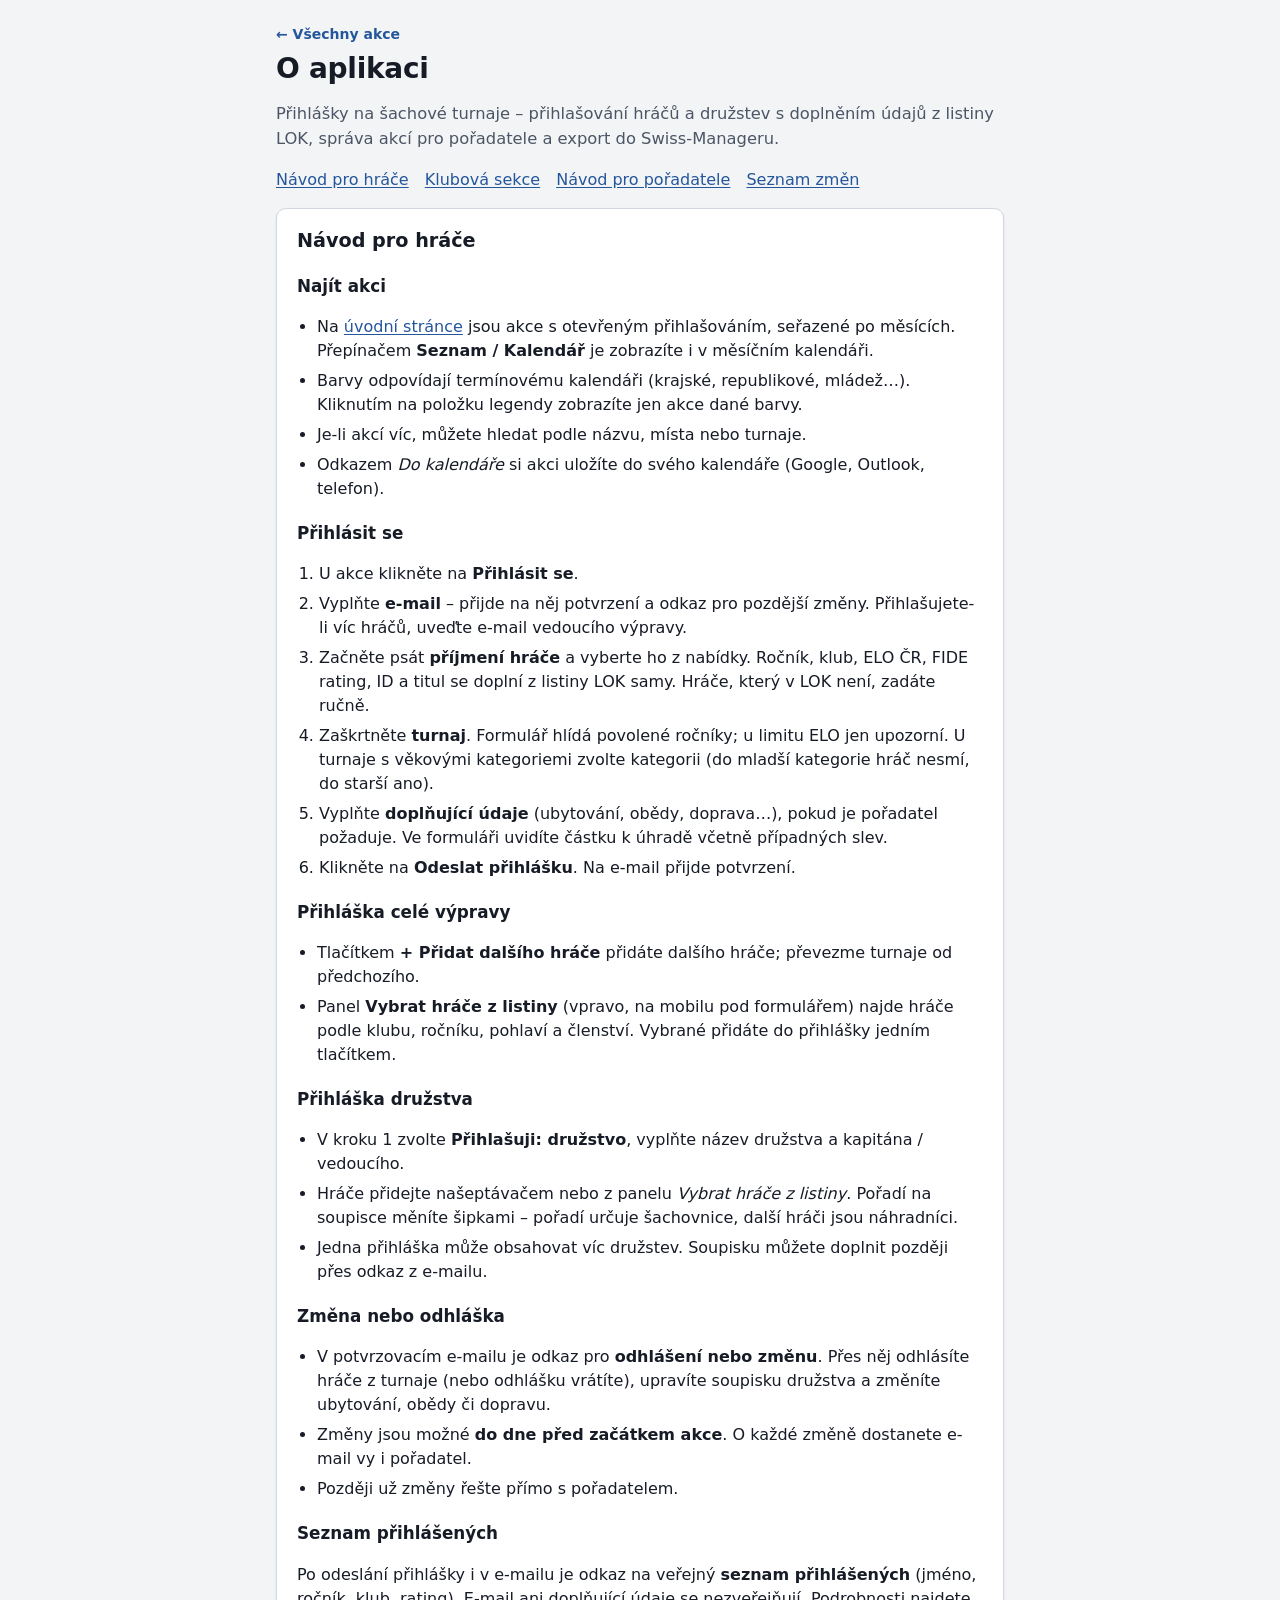
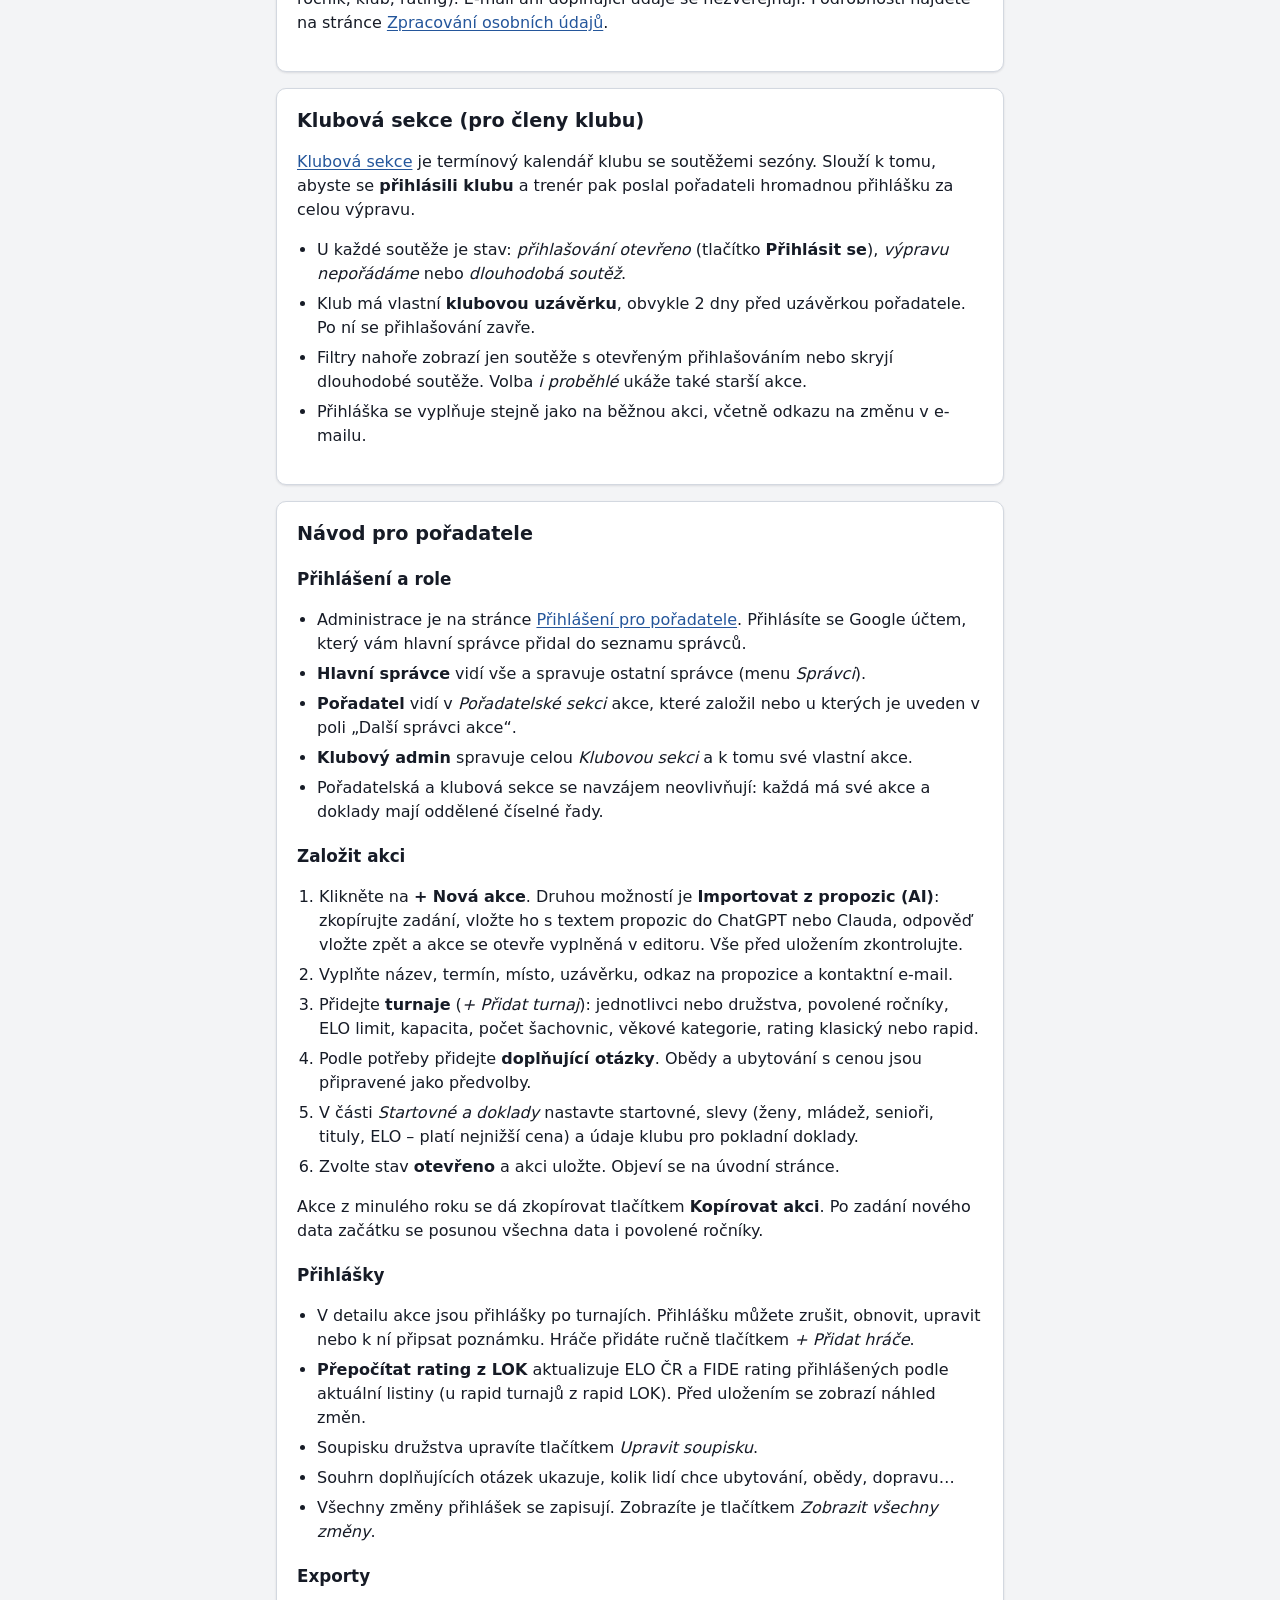
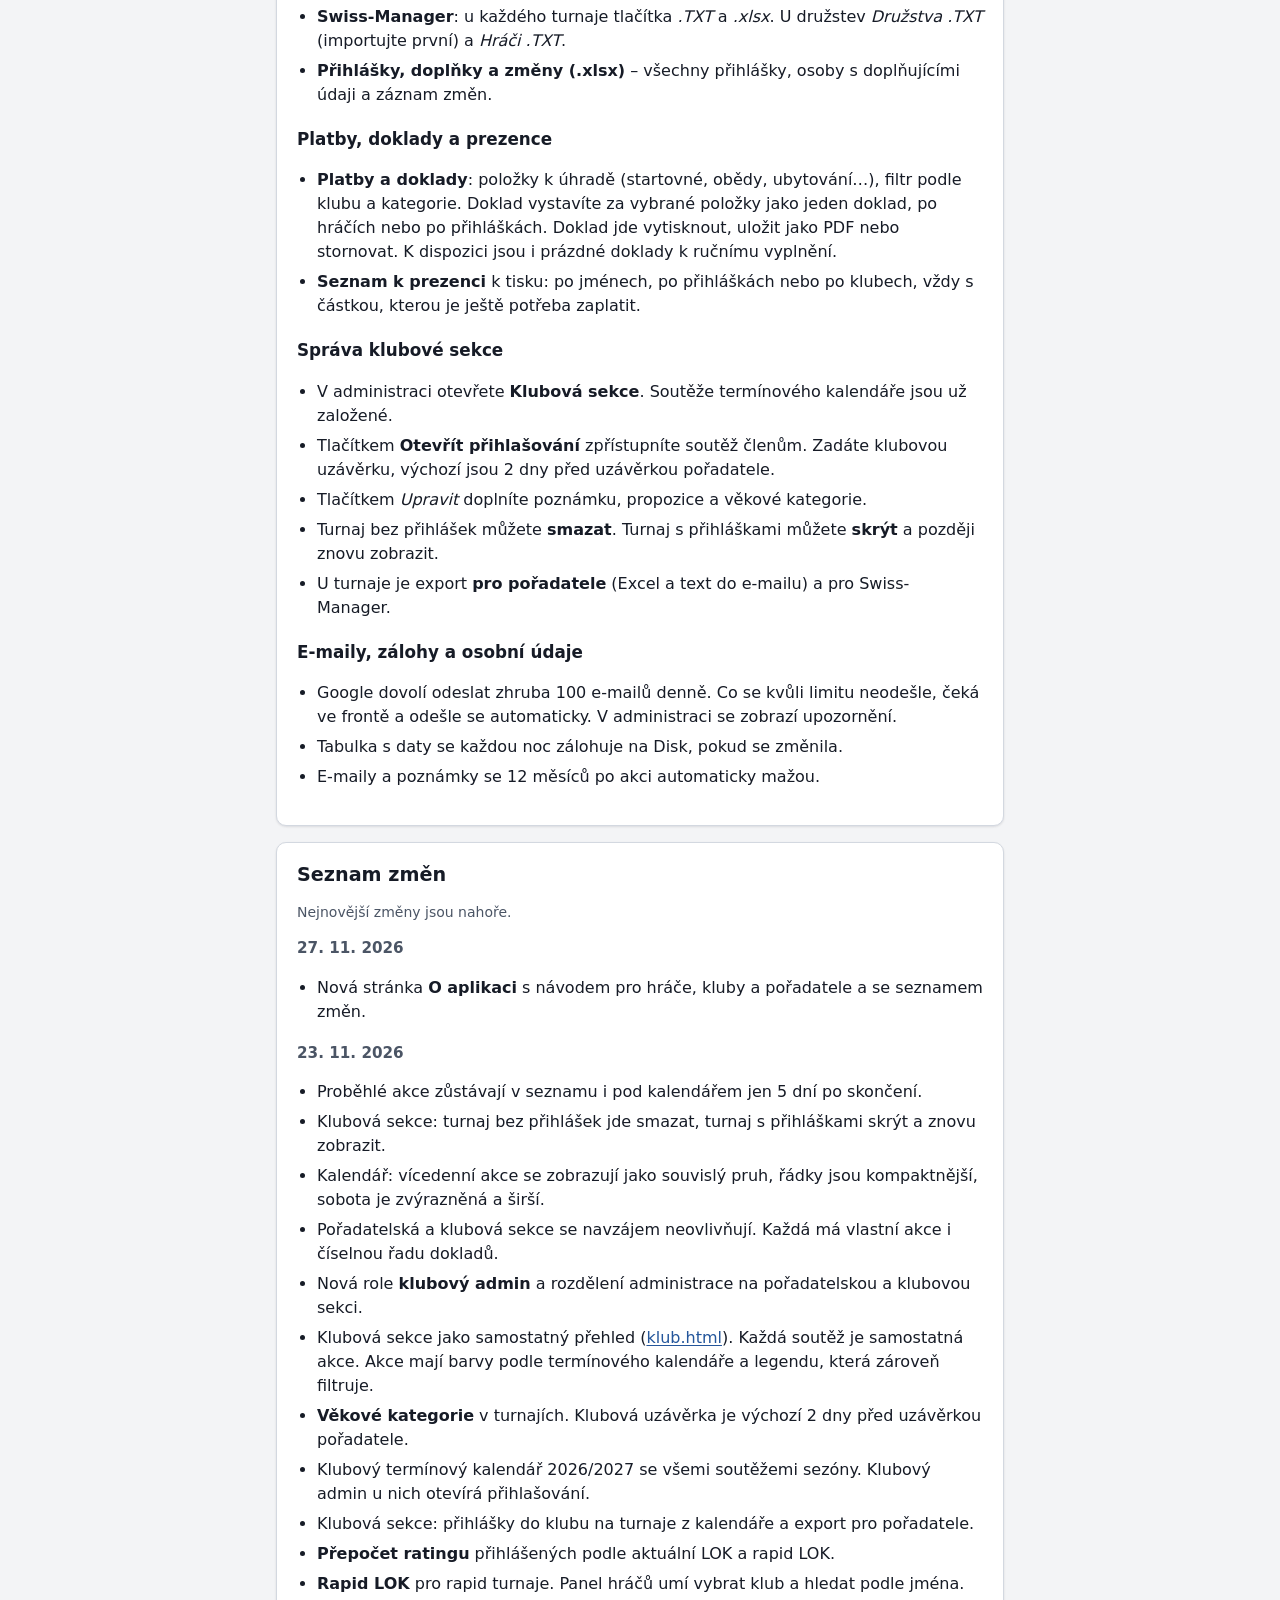
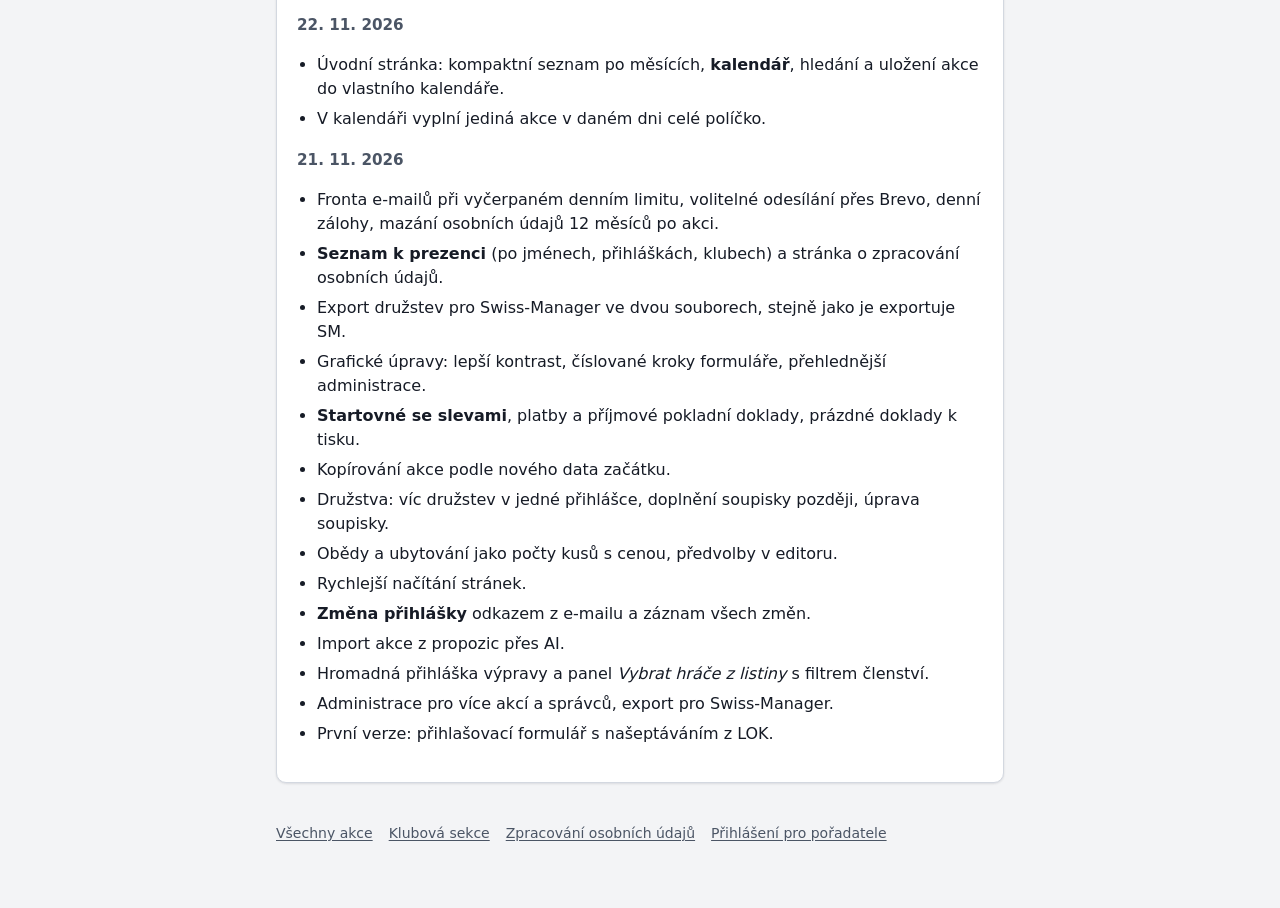
<file: docs/o-aplikaci.html>
<!doctype html>
<html lang="cs">
<head>
  <meta charset="utf-8">
  <meta name="viewport" content="width=device-width, initial-scale=1">
  <title>O aplikaci</title>
  <link rel="stylesheet" href="style.css">
</head>
<body>
  <main class="container">
    <header class="hero">
      <p class="back small"><a href="./">← Všechny akce</a></p>
      <h1>O aplikaci</h1>
      <p class="muted">Přihlášky na šachové turnaje – přihlašování hráčů a družstev s doplněním údajů z listiny LOK,
        správa akcí pro pořadatele a export do Swiss-Manageru.</p>
      <nav class="toc about-toc" aria-label="Obsah">
        <a href="#hraci">Návod pro hráče</a>
        <a href="#klub">Klubová sekce</a>
        <a href="#poradatele">Návod pro pořadatele</a>
        <a href="#zmeny">Seznam změn</a>
      </nav>
    </header>

    <!-- ===================== HRÁČI ===================== -->
    <article class="card prose" id="hraci">
      <h2>Návod pro hráče</h2>

      <h3>Najít akci</h3>
      <ul>
        <li>Na <a href="./">úvodní stránce</a> jsou akce s otevřeným přihlašováním, seřazené po měsících.
          Přepínačem <strong>Seznam / Kalendář</strong> je zobrazíte i v měsíčním kalendáři.</li>
        <li>Barvy odpovídají termínovému kalendáři (krajské, republikové, mládež…). Kliknutím na položku legendy
          zobrazíte jen akce dané barvy.</li>
        <li>Je-li akcí víc, můžete hledat podle názvu, místa nebo turnaje.</li>
        <li>Odkazem <em>Do kalendáře</em> si akci uložíte do svého kalendáře (Google, Outlook, telefon).</li>
      </ul>

      <h3>Přihlásit se</h3>
      <ol class="steps-list">
        <li>U akce klikněte na <strong>Přihlásit se</strong>.</li>
        <li>Vyplňte <strong>e-mail</strong> – přijde na něj potvrzení a odkaz pro pozdější změny.
          Přihlašujete-li víc hráčů, uveďte e-mail vedoucího výpravy.</li>
        <li>Začněte psát <strong>příjmení hráče</strong> a vyberte ho z nabídky. Ročník, klub, ELO ČR, FIDE rating, ID a titul
          se doplní z listiny LOK samy. Hráče, který v LOK není, zadáte ručně.</li>
        <li>Zaškrtněte <strong>turnaj</strong>. Formulář hlídá povolené ročníky; u limitu ELO jen upozorní.
          U turnaje s věkovými kategoriemi zvolte kategorii (do mladší kategorie hráč nesmí, do starší ano).</li>
        <li>Vyplňte <strong>doplňující údaje</strong> (ubytování, obědy, doprava…), pokud je pořadatel požaduje.
          Ve formuláři uvidíte částku k úhradě včetně případných slev.</li>
        <li>Klikněte na <strong>Odeslat přihlášku</strong>. Na e-mail přijde potvrzení.</li>
      </ol>

      <h3>Přihláška celé výpravy</h3>
      <ul>
        <li>Tlačítkem <strong>+ Přidat dalšího hráče</strong> přidáte dalšího hráče; převezme turnaje od předchozího.</li>
        <li>Panel <strong>Vybrat hráče z listiny</strong> (vpravo, na mobilu pod formulářem) najde hráče podle klubu, ročníku,
          pohlaví a členství. Vybrané přidáte do přihlášky jedním tlačítkem.</li>
      </ul>

      <h3>Přihláška družstva</h3>
      <ul>
        <li>V kroku 1 zvolte <strong>Přihlašuji: družstvo</strong>, vyplňte název družstva a kapitána / vedoucího.</li>
        <li>Hráče přidejte našeptávačem nebo z panelu <em>Vybrat hráče z listiny</em>. Pořadí na soupisce měníte šipkami –
          pořadí určuje šachovnice, další hráči jsou náhradníci.</li>
        <li>Jedna přihláška může obsahovat víc družstev. Soupisku můžete doplnit později přes odkaz z e-mailu.</li>
      </ul>

      <h3>Změna nebo odhláška</h3>
      <ul>
        <li>V potvrzovacím e-mailu je odkaz pro <strong>odhlášení nebo změnu</strong>. Přes něj odhlásíte hráče z turnaje (nebo odhlášku vrátíte),
          upravíte soupisku družstva a změníte ubytování, obědy či dopravu.</li>
        <li>Změny jsou možné <strong>do dne před začátkem akce</strong>. O každé změně dostanete e-mail vy i pořadatel.</li>
        <li>Později už změny řešte přímo s pořadatelem.</li>
      </ul>

      <h3>Seznam přihlášených</h3>
      <p>Po odeslání přihlášky i v e-mailu je odkaz na veřejný <strong>seznam přihlášených</strong> (jméno, ročník, klub, rating).
        E-mail ani doplňující údaje se nezveřejňují. Podrobnosti najdete na stránce
        <a href="ochrana-udaju.html">Zpracování osobních údajů</a>.</p>
    </article>

    <!-- ===================== KLUB ===================== -->
    <article class="card prose" id="klub">
      <h2>Klubová sekce (pro členy klubu)</h2>
      <p><a href="klub.html">Klubová sekce</a> je termínový kalendář klubu se soutěžemi sezóny. Slouží k tomu, abyste se
        <strong>přihlásili klubu</strong> a trenér pak poslal pořadateli hromadnou přihlášku za celou výpravu.</p>
      <ul>
        <li>U každé soutěže je stav: <em>přihlašování otevřeno</em> (tlačítko <strong>Přihlásit se</strong>),
          <em>výpravu nepořádáme</em> nebo <em>dlouhodobá soutěž</em>.</li>
        <li>Klub má vlastní <strong>klubovou uzávěrku</strong>, obvykle 2 dny před uzávěrkou pořadatele. Po ní se přihlašování zavře.</li>
        <li>Filtry nahoře zobrazí jen soutěže s otevřeným přihlašováním nebo skryjí dlouhodobé soutěže.
          Volba <em>i proběhlé</em> ukáže také starší akce.</li>
        <li>Přihláška se vyplňuje stejně jako na běžnou akci, včetně odkazu na změnu v e-mailu.</li>
      </ul>
    </article>

    <!-- ===================== POŘADATELÉ ===================== -->
    <article class="card prose" id="poradatele">
      <h2>Návod pro pořadatele</h2>

      <h3>Přihlášení a role</h3>
      <ul>
        <li>Administrace je na stránce <a href="admin.html">Přihlášení pro pořadatele</a>. Přihlásíte se Google účtem,
          který vám hlavní správce přidal do seznamu správců.</li>
        <li><strong>Hlavní správce</strong> vidí vše a spravuje ostatní správce (menu <em>Správci</em>).</li>
        <li><strong>Pořadatel</strong> vidí v <em>Pořadatelské sekci</em> akce, které založil nebo u kterých je uveden
          v poli „Další správci akce“.</li>
        <li><strong>Klubový admin</strong> spravuje celou <em>Klubovou sekci</em> a k tomu své vlastní akce.</li>
        <li>Pořadatelská a klubová sekce se navzájem neovlivňují: každá má své akce a doklady mají oddělené číselné řady.</li>
      </ul>

      <h3>Založit akci</h3>
      <ol class="steps-list">
        <li>Klikněte na <strong>+ Nová akce</strong>. Druhou možností je <strong>Importovat z propozic (AI)</strong>:
          zkopírujte zadání, vložte ho s textem propozic do ChatGPT nebo Clauda, odpověď vložte zpět a akce se otevře
          vyplněná v editoru. Vše před uložením zkontrolujte.</li>
        <li>Vyplňte název, termín, místo, uzávěrku, odkaz na propozice a kontaktní e-mail.</li>
        <li>Přidejte <strong>turnaje</strong> (<em>+ Přidat turnaj</em>): jednotlivci nebo družstva, povolené ročníky, ELO limit,
          kapacita, počet šachovnic, věkové kategorie, rating klasický nebo rapid.</li>
        <li>Podle potřeby přidejte <strong>doplňující otázky</strong>. Obědy a ubytování s cenou jsou připravené jako předvolby.</li>
        <li>V části <em>Startovné a doklady</em> nastavte startovné, slevy (ženy, mládež, senioři, tituly, ELO – platí nejnižší cena)
          a údaje klubu pro pokladní doklady.</li>
        <li>Zvolte stav <strong>otevřeno</strong> a akci uložte. Objeví se na úvodní stránce.</li>
      </ol>
      <p>Akce z minulého roku se dá zkopírovat tlačítkem <strong>Kopírovat akci</strong>. Po zadání nového data začátku
        se posunou všechna data i povolené ročníky.</p>

      <h3>Přihlášky</h3>
      <ul>
        <li>V detailu akce jsou přihlášky po turnajích. Přihlášku můžete zrušit, obnovit, upravit nebo k ní připsat poznámku.
          Hráče přidáte ručně tlačítkem <em>+ Přidat hráče</em>.</li>
        <li><strong>Přepočítat rating z LOK</strong> aktualizuje ELO ČR a FIDE rating přihlášených podle aktuální listiny
          (u rapid turnajů z rapid LOK). Před uložením se zobrazí náhled změn.</li>
        <li>Soupisku družstva upravíte tlačítkem <em>Upravit soupisku</em>.</li>
        <li>Souhrn doplňujících otázek ukazuje, kolik lidí chce ubytování, obědy, dopravu…</li>
        <li>Všechny změny přihlášek se zapisují. Zobrazíte je tlačítkem <em>Zobrazit všechny změny</em>.</li>
      </ul>

      <h3>Exporty</h3>
      <ul>
        <li><strong>Swiss-Manager</strong>: u každého turnaje tlačítka <em>.TXT</em> a <em>.xlsx</em>. U družstev
          <em>Družstva .TXT</em> (importujte první) a <em>Hráči .TXT</em>.</li>
        <li><strong>Přihlášky, doplňky a změny (.xlsx)</strong> – všechny přihlášky, osoby s doplňujícími údaji a záznam změn.</li>
      </ul>

      <h3>Platby, doklady a prezence</h3>
      <ul>
        <li><strong>Platby a doklady</strong>: položky k úhradě (startovné, obědy, ubytování…), filtr podle klubu a kategorie.
          Doklad vystavíte za vybrané položky jako jeden doklad, po hráčích nebo po přihláškách. Doklad jde vytisknout,
          uložit jako PDF nebo stornovat. K dispozici jsou i prázdné doklady k ručnímu vyplnění.</li>
        <li><strong>Seznam k prezenci</strong> k tisku: po jménech, po přihláškách nebo po klubech, vždy s částkou,
          kterou je ještě potřeba zaplatit.</li>
      </ul>

      <h3>Správa klubové sekce</h3>
      <ul>
        <li>V administraci otevřete <strong>Klubová sekce</strong>. Soutěže termínového kalendáře jsou už založené.</li>
        <li>Tlačítkem <strong>Otevřít přihlašování</strong> zpřístupníte soutěž členům. Zadáte klubovou uzávěrku,
          výchozí jsou 2 dny před uzávěrkou pořadatele.</li>
        <li>Tlačítkem <em>Upravit</em> doplníte poznámku, propozice a věkové kategorie.</li>
        <li>Turnaj bez přihlášek můžete <strong>smazat</strong>. Turnaj s přihláškami můžete <strong>skrýt</strong>
          a později znovu zobrazit.</li>
        <li>U turnaje je export <strong>pro pořadatele</strong> (Excel a text do e-mailu) a pro Swiss-Manager.</li>
      </ul>

      <h3>E-maily, zálohy a osobní údaje</h3>
      <ul>
        <li>Google dovolí odeslat zhruba 100 e-mailů denně. Co se kvůli limitu neodešle, čeká ve frontě a odešle se automaticky.
          V administraci se zobrazí upozornění.</li>
        <li>Tabulka s daty se každou noc zálohuje na Disk, pokud se změnila.</li>
        <li>E-maily a poznámky se 12 měsíců po akci automaticky mažou.</li>
      </ul>
    </article>

    <!-- ===================== SEZNAM ZMĚN ===================== -->
    <article class="card prose" id="zmeny">
      <h2>Seznam změn</h2>
      <p class="muted small">Nejnovější změny jsou nahoře.</p>

      <section class="changelog">
        <h3><time datetime="2026-11-27">27. 11. 2026</time></h3>
        <ul>
          <li>Nová stránka <strong>O aplikaci</strong> s návodem pro hráče, kluby a pořadatele a se seznamem změn.</li>
        </ul>

        <h3><time datetime="2026-11-23">23. 11. 2026</time></h3>
        <ul>
          <li>Proběhlé akce zůstávají v seznamu i pod kalendářem jen 5 dní po skončení.</li>
          <li>Klubová sekce: turnaj bez přihlášek jde smazat, turnaj s přihláškami skrýt a znovu zobrazit.</li>
          <li>Kalendář: vícedenní akce se zobrazují jako souvislý pruh, řádky jsou kompaktnější, sobota je zvýrazněná a širší.</li>
          <li>Pořadatelská a klubová sekce se navzájem neovlivňují. Každá má vlastní akce i číselnou řadu dokladů.</li>
          <li>Nová role <strong>klubový admin</strong> a rozdělení administrace na pořadatelskou a klubovou sekci.</li>
          <li>Klubová sekce jako samostatný přehled (<a href="klub.html">klub.html</a>). Každá soutěž je samostatná akce.
            Akce mají barvy podle termínového kalendáře a legendu, která zároveň filtruje.</li>
          <li><strong>Věkové kategorie</strong> v turnajích. Klubová uzávěrka je výchozí 2 dny před uzávěrkou pořadatele.</li>
          <li>Klubový termínový kalendář 2026/2027 se všemi soutěžemi sezóny. Klubový admin u nich otevírá přihlašování.</li>
          <li>Klubová sekce: přihlášky do klubu na turnaje z kalendáře a export pro pořadatele.</li>
          <li><strong>Přepočet ratingu</strong> přihlášených podle aktuální LOK a rapid LOK.</li>
          <li><strong>Rapid LOK</strong> pro rapid turnaje. Panel hráčů umí vybrat klub a hledat podle jména.</li>
        </ul>

        <h3><time datetime="2026-11-22">22. 11. 2026</time></h3>
        <ul>
          <li>Úvodní stránka: kompaktní seznam po měsících, <strong>kalendář</strong>, hledání a uložení akce do vlastního kalendáře.</li>
          <li>V kalendáři vyplní jediná akce v daném dni celé políčko.</li>
        </ul>

        <h3><time datetime="2026-11-21">21. 11. 2026</time></h3>
        <ul>
          <li>Fronta e-mailů při vyčerpaném denním limitu, volitelné odesílání přes Brevo, denní zálohy,
            mazání osobních údajů 12 měsíců po akci.</li>
          <li><strong>Seznam k prezenci</strong> (po jménech, přihláškách, klubech) a stránka o zpracování osobních údajů.</li>
          <li>Export družstev pro Swiss-Manager ve dvou souborech, stejně jako je exportuje SM.</li>
          <li>Grafické úpravy: lepší kontrast, číslované kroky formuláře, přehlednější administrace.</li>
          <li><strong>Startovné se slevami</strong>, platby a příjmové pokladní doklady, prázdné doklady k tisku.</li>
          <li>Kopírování akce podle nového data začátku.</li>
          <li>Družstva: víc družstev v jedné přihlášce, doplnění soupisky později, úprava soupisky.</li>
          <li>Obědy a ubytování jako počty kusů s cenou, předvolby v editoru.</li>
          <li>Rychlejší načítání stránek.</li>
          <li><strong>Změna přihlášky</strong> odkazem z e-mailu a záznam všech změn.</li>
          <li>Import akce z propozic přes AI.</li>
          <li>Hromadná přihláška výpravy a panel <em>Vybrat hráče z listiny</em> s filtrem členství.</li>
          <li>Administrace pro více akcí a správců, export pro Swiss-Manager.</li>
          <li>První verze: přihlašovací formulář s našeptáváním z LOK.</li>
        </ul>
      </section>
    </article>

    <footer class="footer links"><a href="./" class="muted">Všechny akce</a>
      <a href="klub.html" class="muted">Klubová sekce</a>
      <a href="ochrana-udaju.html" class="muted">Zpracování osobních údajů</a>
      <a href="admin.html" class="muted">Přihlášení pro pořadatele</a></footer>
  </main>
</body>
</html>
</file>
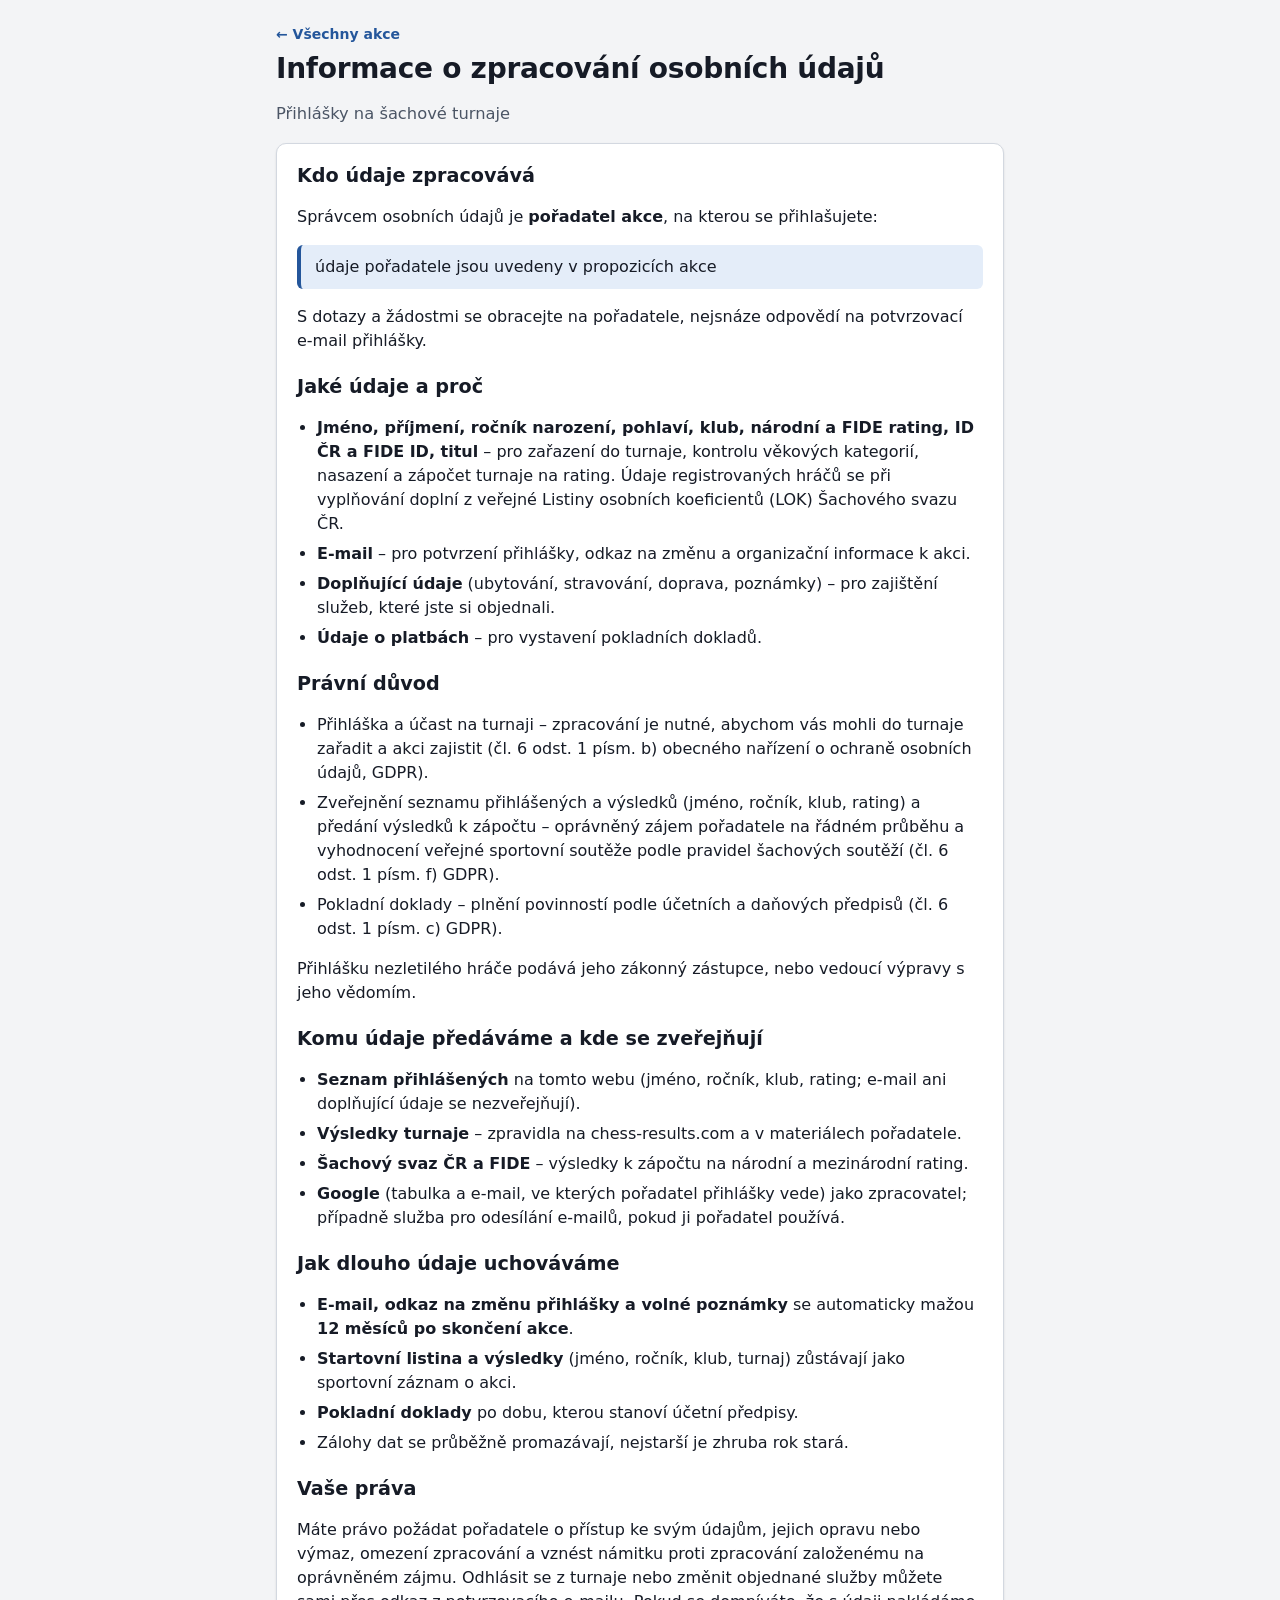
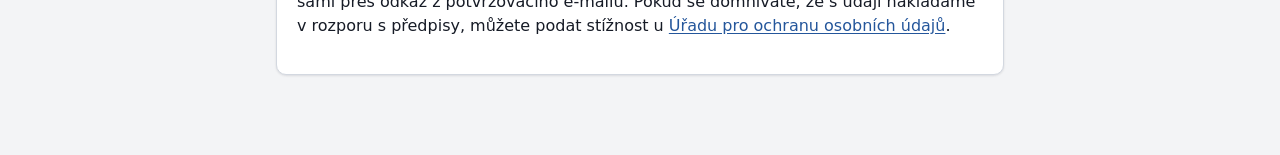
<file: docs/ochrana-udaju.html>
<!doctype html>
<html lang="cs">
<head>
  <meta charset="utf-8">
  <meta name="viewport" content="width=device-width, initial-scale=1">
  <title>Zpracování osobních údajů</title>
  <link rel="stylesheet" href="style.css">
</head>
<body>
  <main class="container">
    <header class="hero">
      <p class="back small"><a href="./" id="back">← Všechny akce</a></p>
      <h1>Informace o zpracování osobních údajů</h1>
      <p class="muted" id="event-line">Přihlášky na šachové turnaje</p>
    </header>

    <article class="card prose">
      <h2>Kdo údaje zpracovává</h2>
      <p>Správcem osobních údajů je <strong>pořadatel akce</strong>, na kterou se přihlašujete:</p>
      <p id="controller" class="controller">údaje pořadatele jsou uvedeny v propozicích akce</p>
      <p>S dotazy a žádostmi se obracejte na pořadatele, nejsnáze odpovědí na potvrzovací e-mail přihlášky.</p>

      <h2>Jaké údaje a proč</h2>
      <ul>
        <li><strong>Jméno, příjmení, ročník narození, pohlaví, klub, národní a FIDE rating, ID ČR a FIDE ID, titul</strong>
          – pro zařazení do turnaje, kontrolu věkových kategorií, nasazení a zápočet turnaje na rating.
          Údaje registrovaných hráčů se při vyplňování doplní z veřejné Listiny osobních koeficientů (LOK) Šachového svazu ČR.</li>
        <li><strong>E-mail</strong> – pro potvrzení přihlášky, odkaz na změnu a organizační informace k akci.</li>
        <li><strong>Doplňující údaje</strong> (ubytování, stravování, doprava, poznámky) – pro zajištění služeb, které jste si objednali.</li>
        <li><strong>Údaje o platbách</strong> – pro vystavení pokladních dokladů.</li>
      </ul>

      <h2>Právní důvod</h2>
      <ul>
        <li>Přihláška a účast na turnaji – zpracování je nutné, abychom vás mohli do turnaje zařadit a akci zajistit
          (čl. 6 odst. 1 písm. b) obecného nařízení o ochraně osobních údajů, GDPR).</li>
        <li>Zveřejnění seznamu přihlášených a výsledků (jméno, ročník, klub, rating) a předání výsledků k zápočtu
          – oprávněný zájem pořadatele na řádném průběhu a vyhodnocení veřejné sportovní soutěže podle pravidel šachových soutěží
          (čl. 6 odst. 1 písm. f) GDPR).</li>
        <li>Pokladní doklady – plnění povinností podle účetních a daňových předpisů (čl. 6 odst. 1 písm. c) GDPR).</li>
      </ul>
      <p>Přihlášku nezletilého hráče podává jeho zákonný zástupce, nebo vedoucí výpravy s jeho vědomím.</p>

      <h2>Komu údaje předáváme a kde se zveřejňují</h2>
      <ul>
        <li><strong>Seznam přihlášených</strong> na tomto webu (jméno, ročník, klub, rating; e-mail ani doplňující údaje se nezveřejňují).</li>
        <li><strong>Výsledky turnaje</strong> – zpravidla na chess-results.com a v materiálech pořadatele.</li>
        <li><strong>Šachový svaz ČR a FIDE</strong> – výsledky k zápočtu na národní a mezinárodní rating.</li>
        <li><strong>Google</strong> (tabulka a e-mail, ve kterých pořadatel přihlášky vede) jako zpracovatel; případně služba
          pro odesílání e-mailů, pokud ji pořadatel používá.</li>
      </ul>

      <h2>Jak dlouho údaje uchováváme</h2>
      <ul>
        <li><strong>E-mail, odkaz na změnu přihlášky a volné poznámky</strong> se automaticky mažou
          <strong>12 měsíců po skončení akce</strong>.</li>
        <li><strong>Startovní listina a výsledky</strong> (jméno, ročník, klub, turnaj) zůstávají jako sportovní záznam o akci.</li>
        <li><strong>Pokladní doklady</strong> po dobu, kterou stanoví účetní předpisy.</li>
        <li>Zálohy dat se průběžně promazávají, nejstarší je zhruba rok stará.</li>
      </ul>

      <h2>Vaše práva</h2>
      <p>Máte právo požádat pořadatele o přístup ke svým údajům, jejich opravu nebo výmaz, omezení zpracování
        a vznést námitku proti zpracování založenému na oprávněném zájmu. Odhlásit se z turnaje nebo změnit objednané služby
        můžete sami přes odkaz z potvrzovacího e-mailu. Pokud se domníváte, že s údaji nakládáme v rozporu s předpisy,
        můžete podat stížnost u <a href="https://uoou.gov.cz" target="_blank" rel="noopener">Úřadu pro ochranu osobních údajů</a>.</p>
    </article>
  </main>
  <script src="js/api.js"></script>
  <script src="js/rules.js"></script>
  <script src="js/picker.js"></script>
  <script src="js/ochrana.js"></script>
</body>
</html>
</file>
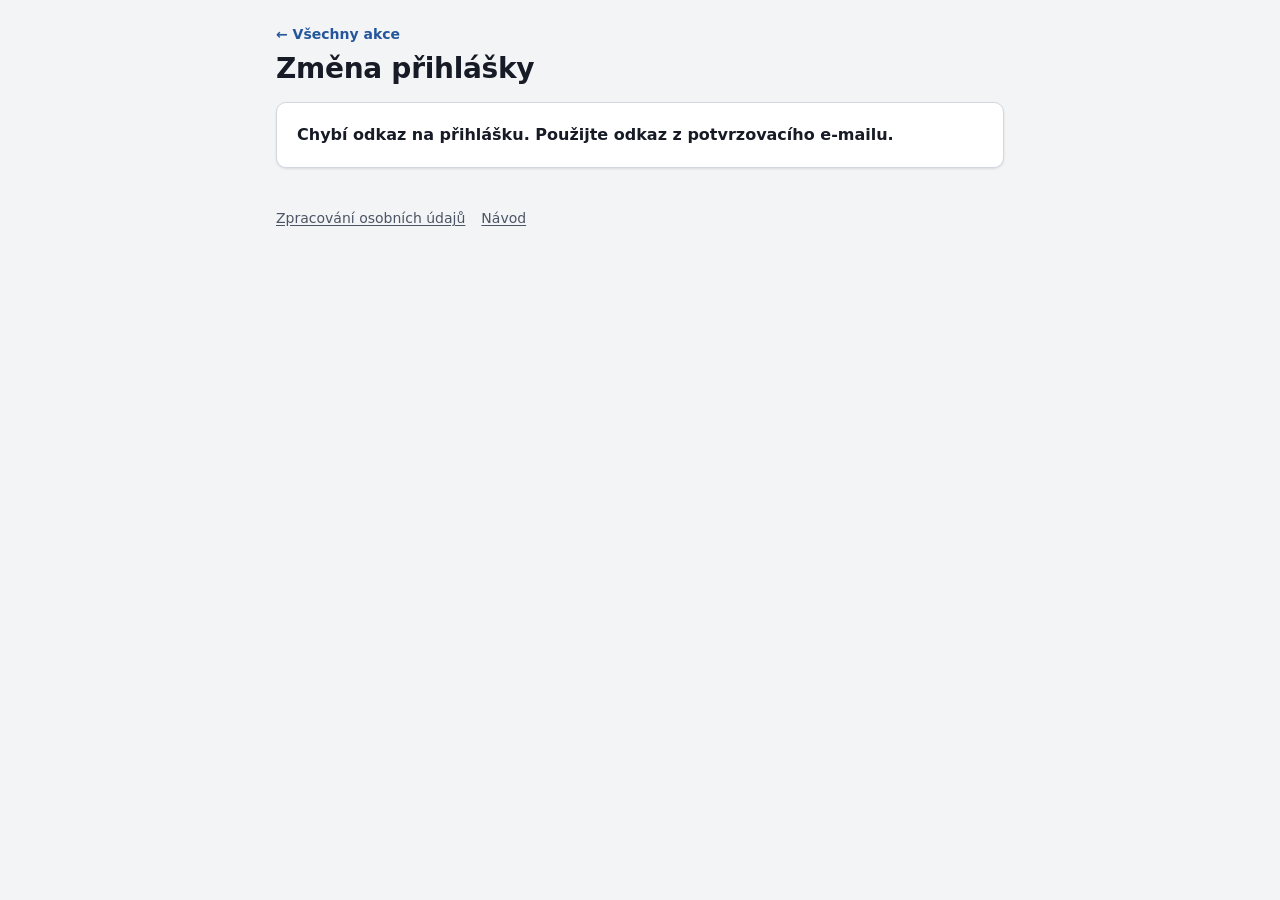
<file: docs/zmena.html>
<!doctype html>
<html lang="cs">
<head>
  <meta charset="utf-8">
  <meta name="viewport" content="width=device-width, initial-scale=1">
  <meta name="robots" content="noindex">
  <meta name="referrer" content="no-referrer">
  <title>Změna přihlášky</title>
  <link rel="stylesheet" href="style.css">
</head>
<body>
  <main class="container">
    <header class="hero">
      <p class="back small"><a href="./">← Všechny akce</a></p>
      <h1 id="event-name">Změna přihlášky</h1>
      <p id="event-meta" class="muted"></p>
      <p id="app-meta" class="small muted"></p>
    </header>

    <div id="loading" class="loader-card card" role="status"><span class="spinner" aria-hidden="true"></span><span>Načítám přihlášku…</span></div>
    <div id="notice" class="card notice" hidden></div>
    <div id="saved" class="card success" hidden></div>

    <form id="form" novalidate hidden>
      <section class="card">
        <h2 id="entries-title">Přihlášení hráči</h2>
        <p class="muted small" id="entries-hint">Zaškrtněte, koho chcete odhlásit. Změna se uloží až tlačítkem dole.</p>
        <div id="entries"></div>
      </section>

      <section class="card" id="extras-card" hidden>
        <h2>Další údaje</h2>
        <div id="extras"></div>
      </section>

      <div id="extras-total" class="extras-total" hidden></div>
      <div id="errors" class="errors" role="alert" hidden></div>
      <p class="actions">
        <button type="submit" class="primary" id="submit">Uložit změny</button>
        <a class="button" id="list-link" href="./">Seznam přihlášených</a>
      </p>
    </form>
    <footer class="footer links"><a id="privacy-link" href="ochrana-udaju.html" class="muted">Zpracování osobních údajů</a>
      <a href="o-aplikaci.html#hraci" class="muted">Návod</a></footer>
  </main>

  <script src="js/api.js"></script>
  <script src="js/rules.js"></script>
  <script src="js/players.js"></script>
  <script src="js/picker.js"></script>
  <script src="js/extras.js"></script>
  <script src="js/roster.js"></script>
  <script src="js/zmena.js"></script>
</body>
</html>
</file>
<file: docs/style.css>
:root {
  --bg: #f3f4f6;
  --card: #ffffff;
  --text: #161b26;
  --muted: #4b5565;
  --border: #d3d8e0;
  --input-border: #8c95a3;
  --row-hover: #f5f8fc;
  --accent: #24569b;
  --accent-hover: #1b4579;
  --accent-text: #ffffff;
  --accent-soft: #e4edf9;
  --danger: #a8201a;
  --danger-soft: #fdecea;
  --warn: #6b4700;
  --warn-soft: #fff3cf;
  --ok: #17602c;
  --ok-soft: #e3f4e7;
  --shadow: 0 1px 2px rgba(16, 24, 40, 0.05), 0 1px 3px rgba(16, 24, 40, 0.06);
  --radius: 10px;
  color-scheme: light;
}

@media (prefers-color-scheme: dark) {
  :root {
    --bg: #121418;
    --card: #1b1f26;
    --text: #eceef2;
    --muted: #b0b8c5;
    --border: #343b47;
    --input-border: #6b7584;
    --row-hover: #222833;
    --accent: #8fb6f0;
    --accent-hover: #b0cbf5;
    --accent-text: #0b1220;
    --accent-soft: #22324b;
    --danger: #ff9b92;
    --danger-soft: #3d2020;
    --warn: #ffd98a;
    --warn-soft: #3a301c;
    --ok: #8fdca4;
    --ok-soft: #1d3526;
    --shadow: none;
    color-scheme: dark;
  }
}

* { box-sizing: border-box; }
[hidden] { display: none !important; }

body {
  margin: 0;
  background: var(--bg);
  color: var(--text);
  font: 16px/1.5 system-ui, -apple-system, "Segoe UI", Roboto, sans-serif;
}

.container { max-width: 760px; margin: 0 auto; padding: 24px 16px 64px; }
.container.wide { max-width: 1000px; }

h1 { font-size: 1.75rem; line-height: 1.25; margin: 0 0 6px; letter-spacing: -0.01em; }
h2 { font-size: 1.2rem; line-height: 1.3; margin: 0 0 8px; }
h3 { font-size: 1.05rem; margin: 18px 0 6px; }
a { color: var(--accent); text-underline-offset: 2px; }
a:hover { color: var(--accent-hover); }
::placeholder { color: var(--muted); opacity: 0.8; }
input[type="checkbox"], input[type="radio"] { accent-color: var(--accent); width: 1.1em; height: 1.1em; flex: none; }

.hero { margin-bottom: 16px; }
.links { display: flex; gap: 16px; flex-wrap: wrap; margin: 4px 0 0; }
.muted { color: var(--muted); }
.small { font-size: 0.875rem; }
.req { color: var(--danger); }

.card {
  background: var(--card);
  border: 1px solid var(--border);
  border-radius: var(--radius);
  padding: 20px;
  margin-bottom: 16px;
  box-shadow: var(--shadow);
}
.notice { font-weight: 600; }
.success { background: var(--ok-soft); border-color: var(--ok); }

form > * + *, #extras > * + * { margin-top: 20px; }
section > * + * { margin-top: 16px; }

fieldset { border: 0; padding: 0; margin: 0; min-width: 0; }
legend, .field-label { font-weight: 600; margin-bottom: 6px; padding: 0; }

label.block, .grid label { display: block; font-weight: 600; }
label.block > input, label.block > select, label.block > textarea,
.grid input, .grid select, .grid textarea {
  display: block;
  width: 100%;
  margin-top: 4px;
  font-weight: 400;
}

input, select, textarea, button {
  font: inherit;
  color: inherit;
}
input:not([type="checkbox"]):not([type="radio"]), select, textarea {
  background: var(--card);
  border: 1px solid var(--input-border);
  border-radius: 8px;
  padding: 9px 11px;
}
input:not([type="checkbox"]):not([type="radio"]):hover, select:hover, textarea:hover { border-color: var(--text); }
input:focus-visible, select:focus-visible, textarea:focus-visible, button:focus-visible {
  outline: 2px solid var(--accent);
  outline-offset: 1px;
}
textarea { resize: vertical; }

.hint { display: block; font-weight: 400; font-size: 0.875rem; color: var(--muted); margin-top: 4px; }

.grid { display: grid; grid-template-columns: 1fr 1fr; gap: 12px 16px; }
.grid .wide { grid-column: 1 / -1; }
@media (max-width: 560px) { .grid { grid-template-columns: 1fr; } }

.check { display: flex; gap: 8px; align-items: flex-start; font-weight: 400; margin-top: 6px; cursor: pointer; }
.check input { margin-top: 4px; }

.mode { display: flex; gap: 8px; flex-wrap: wrap; align-items: center; }
.mode legend { width: 100%; }
.pill {
  display: inline-flex; gap: 6px; align-items: center;
  border: 1px solid var(--border); border-radius: 999px; padding: 6px 14px; cursor: pointer;
}
.pill:has(input:checked) { background: var(--accent-soft); border-color: var(--accent); font-weight: 600; }
.pill:hover { border-color: var(--accent); }

/* turnaje */
.tournament {
  display: flex; gap: 10px; align-items: flex-start;
  padding: 10px 12px; border: 1px solid var(--border); border-radius: 8px; margin-top: 8px; cursor: pointer;
}
.tournament input { margin-top: 5px; }
.tournament:hover { border-color: var(--accent); }
.tournament:has(input:checked) { border-color: var(--accent); background: var(--accent-soft); box-shadow: inset 3px 0 0 var(--accent); }
.tournament.disabled { background: var(--bg); color: var(--muted); border-style: dashed; cursor: not-allowed; }
.tournament.disabled:hover { border-color: var(--border); }
.t-body { display: flex; flex-direction: column; }
.t-rule { font-size: 0.875rem; color: var(--muted); }
.t-block { font-size: 0.875rem; color: var(--danger); font-weight: 600; }
.t-warn { font-size: 0.875rem; color: var(--warn); background: var(--warn-soft); padding: 4px 8px; border-radius: 6px; margin-top: 4px; }

/* výběr hráče */
.picker { display: block; }
.search-wrap { position: relative; }
.search { width: 100%; }
.suggestions {
  position: absolute; z-index: 10; left: 0; right: 0; top: calc(100% + 4px);
  margin: 0; padding: 4px; list-style: none;
  background: var(--card); border: 1px solid var(--border); border-radius: 8px;
  box-shadow: 0 8px 24px rgba(0, 0, 0, 0.15);
  max-height: 340px; overflow-y: auto;
}
.suggestions li { padding: 8px 10px; border-radius: 6px; cursor: pointer; display: flex; flex-direction: column; }
.suggestions li[aria-selected="true"] { background: var(--accent-soft); }
.suggestions li.empty { cursor: default; color: var(--muted); }
.opt-name { font-weight: 600; }
.opt-meta { font-size: 0.875rem; color: var(--muted); }
.badge {
  display: inline-block; font-size: 0.78rem; font-weight: 700; line-height: 1.5; padding: 0 7px; border-radius: 4px;
  background: var(--accent-soft); color: var(--accent); vertical-align: 1px; white-space: nowrap;
}
.picked {
  display: flex; justify-content: space-between; gap: 12px; align-items: center;
  border: 1px solid var(--accent); background: var(--accent-soft); border-radius: 8px; padding: 10px 12px;
}
.manual { margin-top: 10px; padding: 12px; border: 1px dashed var(--border); border-radius: 8px; }

.board { padding-top: 12px; border-top: 1px solid var(--border); }
.section-title { font-size: 1rem; }

button.link { background: none; border: 0; color: var(--accent); text-decoration: underline; text-underline-offset: 2px; cursor: pointer; padding: 4px; }
button.link:hover { color: var(--accent-hover); }
.button, button.primary, .dialog-form button:not(.link) {
  display: inline-block; border-radius: 8px; padding: 10px 18px; cursor: pointer; font: inherit;
  font-weight: 600; text-decoration: none; line-height: 1.3;
  background: transparent; color: var(--accent); border: 1px solid var(--accent);
}
.button.primary, button.primary, .dialog-form button.primary { background: var(--accent); color: var(--accent-text); border-color: var(--accent); }
.button:hover, button.primary:hover, .dialog-form button:not(.link):hover { background: var(--accent-soft); }
.button.primary:hover, button.primary:hover, .dialog-form button.primary:hover { background: var(--accent-hover); border-color: var(--accent-hover); }
button:disabled { opacity: 0.6; cursor: progress; }
.actions { display: flex; gap: 12px; flex-wrap: wrap; align-items: center; margin: 0; }

.errors { background: var(--danger-soft); color: var(--danger); border: 1px solid var(--danger); border-radius: 8px; padding: 12px 16px; }
.errors ul { margin: 6px 0 0; padding-left: 20px; }

.hp { position: absolute; left: -10000px; width: 1px; height: 1px; overflow: hidden; }

/* seznam přihlášených */
.toc { display: flex; flex-wrap: wrap; gap: 8px 16px; margin-bottom: 16px; }
.table-wrap { overflow-x: auto; }
table { width: 100%; border-collapse: collapse; font-size: 0.95rem; }
th, td { text-align: left; padding: 6px 8px; border-bottom: 1px solid var(--border); white-space: nowrap; }
td:nth-child(4) { white-space: normal; }
th { font-size: 0.78rem; font-weight: 700; text-transform: uppercase; letter-spacing: 0.03em; color: var(--muted); border-bottom-width: 2px; }
tbody tr:hover td { background: var(--row-hover); }
.num { text-align: right; font-variant-numeric: tabular-nums; }

/* úvodní stránka */
.event-card h2 { margin-bottom: 2px; }
.event-card ul { margin: 8px 0; padding-left: 20px; }
.footer { margin-top: 40px; font-size: 0.875rem; }
.muted-badge { background: var(--bg); color: var(--muted); box-shadow: inset 0 0 0 1px var(--border); }
.danger-badge { background: var(--danger-soft); color: var(--danger); }

/* administrace */
.admin-bar { background: var(--card); border-bottom: 1px solid var(--border); position: sticky; top: 0; z-index: 20; }
.admin-bar-inner { max-width: 1200px; margin: 0 auto; padding: 10px 16px; display: flex; gap: 16px; align-items: center; flex-wrap: wrap; }
.admin-bar .brand { font-weight: 700; color: var(--text); text-decoration: none; }
.admin-bar nav { display: flex; gap: 4px; }
.admin-bar nav a { text-decoration: none; font-weight: 600; padding: 6px 10px; border-radius: 6px; }
.admin-bar nav a:hover { background: var(--accent-soft); }
.admin-bar nav a[aria-current="page"] { background: var(--accent-soft); color: var(--text); }
.spacer { flex: 1; }
body.admin .container.wide { max-width: 1200px; }
.page-head { display: flex; justify-content: space-between; align-items: flex-start; gap: 12px; flex-wrap: wrap; margin-bottom: 8px; }
.page-head h1, .page-head h2 { margin: 0; }
.toolbar { display: flex; gap: 12px; align-items: center; flex-wrap: wrap; margin: 16px 0; }
.toolbar .check { margin: 0; }
.admin-table td { white-space: normal; vertical-align: top; }
.admin-table input, .admin-table select { width: 100%; min-width: 90px; padding: 5px 8px; }
.admin-table td.row-actions { white-space: nowrap; }
.row-actions > * + * { margin-left: 8px; }
.admin-table tr.cancelled td { color: var(--muted); text-decoration: line-through; background: var(--bg); }
.admin-table tr.cancelled td.row-actions, .admin-table tr.cancelled td .badge, .admin-table tr.cancelled td .small { text-decoration: none; }
.org-note { margin-top: 4px; color: var(--warn); }
button.danger, .link.danger { color: var(--danger); }
.small-btn { padding: 5px 12px; font-size: 0.875rem; }
.status { display: inline-block; font-size: 0.82rem; font-weight: 700; padding: 1px 10px; border-radius: 999px; background: var(--bg); color: var(--muted); box-shadow: inset 0 0 0 1px var(--border); white-space: nowrap; }
.status-otevreno { background: var(--ok-soft); color: var(--ok); box-shadow: inset 0 0 0 1px var(--ok); }
.status-koncept { background: var(--warn-soft); color: var(--warn); box-shadow: inset 0 0 0 1px var(--warn); }
.notice-inline { background: var(--warn-soft); color: var(--warn); border: 1px solid var(--warn); padding: 8px 12px; border-radius: 8px; font-weight: 600; }
.sub-card { border: 1px solid var(--border); border-radius: 8px; padding: 12px; margin-bottom: 12px; }
.sub-card-head { display: flex; align-items: center; gap: 8px; margin-bottom: 8px; }
.grid-3 { grid-template-columns: repeat(3, 1fr); }
@media (max-width: 800px) { .grid-3 { grid-template-columns: 1fr 1fr; } }
@media (max-width: 560px) { .grid-3 { grid-template-columns: 1fr; } }
.grid > span.team-only { display: block; }
.summary-grid { display: grid; grid-template-columns: repeat(auto-fill, minmax(260px, 1fr)); gap: 16px; }
.summary-grid ul { padding-left: 18px; margin: 4px 0; }
.sticky-actions { position: sticky; bottom: 0; background: var(--bg); padding: 12px 0; margin: 0; }
.login { max-width: 480px; margin: 40px auto; }
dialog { border: 1px solid var(--border); border-radius: var(--radius); background: var(--card); color: var(--text); padding: 20px; width: min(640px, calc(100vw - 32px)); max-height: calc(100vh - 32px); overflow: auto; }
dialog::backdrop { background: rgba(0, 0, 0, 0.4); }
.dialog-form > * + * { margin-top: 14px; }
.dialog-form h2 { margin: 0; }
.links button.link { padding: 0; }

/* přihláška více hráčů (výprava) */
.player-card { position: relative; border: 1px solid var(--border); border-radius: var(--radius); padding: 14px; }
.player-card + .player-card { margin-top: 14px; }
.player-card .remove-player { position: absolute; top: 10px; right: 10px; }
.player-card .tournaments { margin-top: 12px; }
.add-player { display: flex; flex-direction: column; align-items: flex-start; gap: 4px; }
.bulk { display: flex; flex-wrap: wrap; gap: 8px; align-items: center; padding: 10px 12px; border-radius: 8px; background: var(--accent-soft); }
.bulk-label { font-weight: 600; font-size: 0.9rem; margin-right: 4px; }
.chip { font: inherit; font-size: 0.875rem; border: 1px solid var(--accent); color: var(--accent); background: var(--card); border-radius: 999px; padding: 4px 12px; cursor: pointer; }
.chip[aria-pressed="true"] { background: var(--accent); color: var(--accent-text); }
.chip:hover { background: var(--accent-soft); }
.chip[aria-pressed="true"]:hover { background: var(--accent-hover); }
.chip:disabled { border-color: var(--border); color: var(--muted); background: var(--bg); cursor: not-allowed; }
.done-player { margin: 8px 0; }

/* formulář + panel pro hromadný výběr hráčů */
.container.form-page { max-width: 760px; }
.form-layout { display: flex; flex-direction: column-reverse; gap: 16px; }
.form-layout > form { margin-bottom: 0; }
@media (min-width: 1100px) {
  .container.form-page:has(.form-layout.with-finder) { max-width: 1280px; }
  .form-layout.with-finder { display: grid; grid-template-columns: minmax(0, 1fr) 420px; align-items: start; }
  .form-layout.with-finder > aside { position: sticky; top: 16px; }
  .form-layout.with-finder .finder { max-height: calc(100vh - 32px); overflow-y: auto; }
}
.finder { margin: 0; }
.finder summary { cursor: pointer; }
.finder-body > * + * { margin-top: 12px; }
.finder-filters { grid-template-columns: 1fr 1fr; }
.finder-list { display: flex; flex-direction: column; gap: 2px; }
.finder-row { display: flex; gap: 10px; align-items: flex-start; padding: 6px 8px; border-radius: 6px; cursor: pointer; }
.finder-row:hover { background: var(--accent-soft); }
.finder-row input { margin-top: 4px; }
.finder-row > span { display: flex; flex-direction: column; }
.finder-row.in-form { color: var(--muted); cursor: default; }
.finder-row.in-form:hover { background: none; }
.finder-all { font-weight: 600; padding: 0 8px; }
.finder-actions { background: var(--card); padding: 12px 0 4px; border-top: 1px solid var(--border); display: flex; flex-direction: column; gap: 8px; align-items: flex-start; }
@media (min-width: 1100px) { .finder-actions { position: sticky; bottom: -20px; } }
.finder-tours { display: flex; flex-wrap: wrap; gap: 6px; align-items: center; }

/* import akce */
.import-form textarea { width: 100%; font-family: ui-monospace, SFMono-Regular, Menlo, Consolas, monospace; font-size: 0.85rem; margin-top: 6px; }
.steps { padding-left: 20px; margin: 0; }
.steps > li + li { margin-top: 14px; }
.steps .actions { margin-top: 8px; }
.import-note { background: var(--warn-soft); color: var(--text); border-color: var(--warn); }
.import-note ul { margin: 8px 0 0; padding-left: 20px; }

/* změna přihlášky */
.entry-player { padding: 10px 0; border-top: 1px solid var(--border); }
.entry-player:first-child { border-top: 0; }
.entry-row { display: flex; align-items: center; gap: 12px; flex-wrap: wrap; padding: 4px 0 4px 12px; }
.entry-row > span:first-child { flex: 1; min-width: 160px; }
.entry-row .check { margin: 0; }
.cancelled-row > span:first-child { text-decoration: line-through; color: var(--muted); }
.danger-check { color: var(--danger); }
.entry-list { margin: 6px 0; padding-left: 20px; }
#saved ul { margin: 6px 0; padding-left: 20px; }

/* načítání */
.loader-card { display: flex; align-items: center; gap: 16px; padding: 28px 20px; font-weight: 600; }
.spinner { width: 34px; height: 34px; flex: none; border-radius: 50%; border: 4px solid var(--accent-soft); border-top-color: var(--accent); animation: spin 0.8s linear infinite; }
@keyframes spin { to { transform: rotate(360deg); } }
@media (prefers-reduced-motion: reduce) { .spinner { animation-duration: 2.4s; } }
.footer a.muted { color: var(--muted); }

/* doplňky s cenou */
.price { color: var(--muted); font-size: 0.875rem; white-space: nowrap; }
.extra-qty .qty-row { display: flex; align-items: center; gap: 10px; margin-top: 8px; font-weight: 400; }
.extra-qty .qty-name { flex: 1; }
.extra-qty input[type="number"] { width: 80px; text-align: right; }
.extras-total { padding: 12px 16px; border-radius: 8px; background: var(--accent-soft); border: 1px solid var(--accent); font-size: 1.05rem; }
.extra-qty .qty-row > .small { min-width: 3.5em; }

/* družstva a soupiska */
.team-card { position: relative; border: 1px solid var(--border); border-radius: var(--radius); padding: 14px; }
.team-card + .team-card { margin-top: 14px; }
.team-card > * + * { margin-top: 12px; }
.team-card .remove-team { position: absolute; top: 10px; right: 10px; }
.team-title { margin: 0; }
.roster-list { list-style: none; margin: 0; padding: 0; border: 1px solid var(--border); border-radius: 8px; }
.roster-list:empty { display: none; }
.roster-row { display: flex; gap: 10px; align-items: center; padding: 6px 10px; }
.roster-row + .roster-row { border-top: 1px solid var(--border); }
.roster-row.reserve { background: var(--bg); }
.roster-row.invalid { background: var(--danger-soft); }
.board-no { width: 2.2em; font-weight: 700; color: var(--muted); flex: none; }
.rr-name { flex: 1; display: flex; flex-direction: column; min-width: 0; }
.rr-actions { display: flex; gap: 2px; align-items: center; flex: none; }
.rr-actions select { padding: 3px 6px; font-size: 0.85rem; max-width: 130px; }
.rr-actions button:disabled { opacity: 0.35; cursor: default; }
.roster-add { margin-top: 8px; }
.roster-add .picker .manual-check { font-size: 0.9rem; }
.team-block + .team-block { margin-top: 18px; padding-top: 14px; border-top: 1px solid var(--border); }
.team-block > * + * { margin-top: 10px; }
.team-block h3 { margin: 0; }
.team-head { display: flex; flex-wrap: wrap; gap: 4px 12px; align-items: baseline; margin: 18px 0 6px; }
.team-head h3 { margin: 0; }
.fee-rules-box { margin-top: 12px; padding-top: 10px; border-top: 1px dashed var(--border); }
.fee-rule { display: flex; gap: 8px; align-items: center; flex-wrap: wrap; margin: 6px 0; }
.fee-rule select, .fee-rule input { padding: 6px 8px; }
.fee-rule [data-r="value"] { width: 150px; }
.fee-rule [data-r="price"] { width: 90px; }
label.inline { display: inline-flex; gap: 6px; align-items: center; font-weight: 400; }

/* platby a doklady */
.stats { display: grid; grid-template-columns: repeat(3, 1fr); gap: 12px; margin-bottom: 16px; }
.stats > div { background: var(--card); border: 1px solid var(--border); border-radius: var(--radius); padding: 12px 16px; display: flex; flex-direction: column; }
.stats > div > span { color: var(--muted); font-size: 0.9rem; }
.stats strong { font-size: 1.4rem; }
.filters { display: flex; flex-wrap: wrap; gap: 10px 14px; align-items: flex-end; }
.filters label { display: flex; flex-direction: column; font-weight: 600; font-size: 0.9rem; gap: 4px; }
.filters .grow { flex: 1; min-width: 200px; }
.pay-table tr.paid td { color: var(--muted); }
.pay-bar { position: sticky; bottom: 0; z-index: 15; display: flex; flex-wrap: wrap; gap: 10px; align-items: center; background: var(--card);
  border: 1px solid var(--accent); border-radius: var(--radius); padding: 10px 14px; margin: 12px 0; box-shadow: 0 -4px 16px rgba(0,0,0,0.08); }
.issue-group { border: 1px solid var(--border); border-radius: 8px; padding: 8px 12px; margin-bottom: 10px; }
.issue-group legend { padding: 0 6px; }
.issue-group ul { margin: 4px 0 8px; padding-left: 18px; }
.issue-list { max-height: 50vh; overflow: auto; }
.print-bar { margin-bottom: 16px; }

.receipt { position: relative; background: #fff; color: #111; border: 1px solid #999; padding: 18px 22px; margin: 0 auto 24px; max-width: 760px; font-size: 14px; }
.receipt .rc-head { display: flex; justify-content: space-between; align-items: baseline; border-bottom: 2px solid #111; padding-bottom: 6px; margin-bottom: 10px; }
.receipt h2 { margin: 0; font-size: 18px; letter-spacing: 0.04em; }
.receipt .rc-parties { display: grid; grid-template-columns: 1fr 1fr; gap: 16px; margin-bottom: 12px; }
.receipt .rc-label { display: block; font-size: 11px; text-transform: uppercase; letter-spacing: 0.05em; color: #555; }
.receipt table { width: 100%; border-collapse: collapse; margin: 8px 0; }
.receipt th, .receipt td { border-bottom: 1px solid #ccc; padding: 4px 6px; text-align: left; white-space: normal; color: #111; }
.receipt th { font-size: 11px; text-transform: uppercase; color: #555; }
.receipt tfoot td { font-weight: 700; border-top: 2px solid #111; border-bottom: 0; }
.receipt .num { text-align: right; }
.receipt .rc-sign { display: grid; grid-template-columns: repeat(3, 1fr); gap: 16px; margin-top: 36px; font-size: 12px; }
.receipt .rc-sign span { display: block; border-top: 1px dotted #555; margin-top: 30px; padding-top: 2px; color: #555; }
.receipt.storno { opacity: 0.7; }
.storno-mark { position: absolute; top: 40%; left: 0; right: 0; text-align: center; font-size: 48px; font-weight: 800; color: rgba(200,0,0,0.25); transform: rotate(-12deg); pointer-events: none; }
@media print {
  body.print-receipts { background: #fff; }
  body.print-receipts .admin-bar, body.print-receipts .no-print { display: none !important; }
  body.print-receipts .container { max-width: none; padding: 0; }
  .receipt { border: 1px solid #000; margin: 0 0 0; page-break-after: always; break-after: page; max-width: none; }
  .receipt:last-child { page-break-after: auto; break-after: auto; }
}
@media (max-width: 560px) { .stats { grid-template-columns: 1fr; } .receipt .rc-parties, .receipt .rc-sign { grid-template-columns: 1fr; } }
.pay-table .num { white-space: nowrap; }

/* prázdné doklady */
.receipt .blank-line { display: block; border-bottom: 1px solid #888; height: 1.5em; margin: 2px 0; }
.receipt .blank-line.short { display: inline-block; width: 9em; height: 1.1em; vertical-align: bottom; }
.receipt .rc-meta .blank-line { display: inline-block; width: 9em; height: 1.1em; vertical-align: bottom; }
.receipt.blank tbody td { height: 1.6em; }
.receipt.half .rc-sign { margin-top: 20px; }
.receipt.half .rc-sign span { margin-top: 22px; }
@media print {
  .half-pages .receipt.half { page-break-after: auto; break-after: auto; height: 136mm; overflow: hidden; margin: 0 0 6mm; padding: 10px 16px; font-size: 12px; }
  .half-pages .receipt.half:nth-child(2n) { page-break-after: always; break-after: page; }
  .half-pages .receipt.half:last-child { page-break-after: auto; break-after: auto; }
}

/* přehlednost: kroky formuláře, navigace, mobilní tabulky */
.back { margin: 0 0 6px; }
.back a { text-decoration: none; font-weight: 600; }
.back a:hover { text-decoration: underline; }
.hero .muted { font-size: 1.02rem; }
.step-title { display: flex; align-items: center; gap: 10px; font-size: 1.15rem; margin: 0; padding-top: 20px; border-top: 1px solid var(--border); }
form > .step-title { margin-top: 28px; }
form > .step-title:first-child { margin-top: 0; padding-top: 0; border-top: 0; }
form > .step-title + * { margin-top: 12px; }
#extras > fieldset.extra > legend { float: left; width: 100%; }
#extras > fieldset.extra > legend + * { clear: both; }
section > .step-title { margin-bottom: 4px; }
.step-no { display: inline-flex; align-items: center; justify-content: center; width: 1.7em; height: 1.7em; border-radius: 50%;
  background: var(--accent); color: var(--accent-text); font-size: 0.85rem; font-weight: 700; flex: none; }
#extras > .extra { padding-top: 16px; border-top: 1px dashed var(--border); }
#extras > .extra:first-child, #extras > .extra[hidden] + .extra:not([hidden]) { border-top: 0; padding-top: 0; }
.player-card, .team-card { background: var(--card); box-shadow: var(--shadow); }
.player-card:focus-within, .team-card:focus-within { border-color: var(--accent); }
#submit { font-size: 1.05rem; padding: 12px 24px; }

.event-card { border-left: 4px solid var(--accent); }
.event-card ul { color: var(--text); }
.event-card ul li + li { margin-top: 2px; }

.jump { display: flex; flex-wrap: wrap; gap: 6px; align-items: center; margin: 12px 0 0; }
.jump .chip strong { margin-left: 2px; }
.stats .stat-ok strong { color: var(--ok); }
.stats .stat-warn strong { color: var(--warn); }
.pay-table tr.paid td { background: var(--ok-soft); }

/* tabulky na mobilu se posouvají do strany místo lámání po slovech */
@media (max-width: 760px) {
  .admin-table { min-width: 720px; }
  .admin-bar-inner { gap: 8px 12px; }
  .container { padding-top: 16px; }
  h1 { font-size: 1.45rem; }
  .card { padding: 16px; }
}
.table-wrap { -webkit-overflow-scrolling: touch; }

/* seznam k prezenci (tisk) */
.presence { background: #fff; color: #111; padding: 16px; border: 1px solid #ccc; }
.presence .pr-head h1 { font-size: 20px; margin: 0; }
.presence .pr-head p { margin: 2px 0 10px; font-size: 12px; color: #333; }
.pr-table { width: 100%; border-collapse: collapse; font-size: 12.5px; }
.pr-table th, .pr-table td { border: 1px solid #999; padding: 3px 6px; color: #111; white-space: normal; vertical-align: top; background: #fff; }
.pr-table th { font-size: 11px; color: #333; background: #eee; }
.pr-table tbody tr:hover td { background: #fff; }
.pr-table .pr-letter td { background: #e6e6e6; font-weight: 700; padding: 1px 6px; }
.pr-table .pr-box, .pr-box-h { width: 34px; }
.pr-table .num { white-space: nowrap; }
.pr-sub { color: #666; }
.pr-extras { font-size: 11px; color: #444; }
.pr-table td.pr-group { white-space: nowrap; font-size: 11.5px; }
.pr-table td:nth-child(2) { min-width: 9em; }
.pr-groups { margin-top: 18px; }
.pr-groups h2 { font-size: 15px; margin: 0 0 2px; }
.pr-group-card { border: 1px solid #999; padding: 6px 8px; margin-top: 8px; break-inside: avoid; page-break-inside: avoid; }
.pr-group-head { display: flex; gap: 10px; align-items: center; }
.pr-group-head .pr-title { flex: 1; }
.pr-letter-badge { display: inline-flex; width: 28px; height: 28px; align-items: center; justify-content: center; border: 2px solid #111; border-radius: 50%; font-weight: 800; }
.pr-total { font-weight: 800; font-size: 15px; white-space: nowrap; }
.pr-box.big { width: 26px; height: 26px; border: 1.5px solid #111; }
.pr-items { width: 100%; border-collapse: collapse; font-size: 12px; margin-top: 4px; }
.pr-items td { border: 0; border-top: 1px dotted #bbb; padding: 2px 4px; color: #111; background: #fff; }
.pr-items tbody tr:hover td { background: #fff; }
@media print {
  .presence { border: 0; padding: 0; }
  .pr-table thead { display: table-header-group; }
  .pr-table tr { break-inside: avoid; page-break-inside: avoid; }
  @page { size: A4 portrait; margin: 10mm; }
}

/* zpracování osobních údajů */
.privacy-note { color: var(--muted); }
.prose h2 { margin-top: 22px; }
.prose h2:first-child { margin-top: 0; }
.prose ul { padding-left: 20px; }
.prose li + li { margin-top: 6px; }
.steps-list { padding-left: 22px; }
.steps-list li + li { margin-top: 6px; }
.about-toc { margin-top: 12px; }
.prose h3 { margin-top: 20px; }
.prose article, .card.prose { scroll-margin-top: 16px; }
.changelog h3 { font-size: 0.95rem; color: var(--muted); margin: 18px 0 4px; }
.changelog h3:first-child { margin-top: 4px; }
.controller { padding: 10px 14px; border-left: 4px solid var(--accent); background: var(--accent-soft); border-radius: 6px; }
.print-bar .chip { text-decoration: none; }
.print-bar .chip.active { background: var(--accent); color: var(--accent-text); }
.pr-inner { margin-top: 6px; font-size: 12px; }
.pr-group-card .pr-inner th { background: #f3f3f3; }
.pr-subtotals { margin: 4px 0 0; color: #333; }

/* úvodní stránka: kompaktní seznam a kalendář */
.container.home { max-width: 900px; }
.home-toolbar { display: flex; gap: 12px; align-items: center; flex-wrap: wrap; margin: 0 0 8px; }
.home-search { flex: 1; min-width: 220px; }
.home-search input { width: 100%; }
.seg { display: inline-flex; border: 1px solid var(--accent); border-radius: 8px; overflow: hidden; }
.seg button { font: inherit; font-weight: 600; border: 0; background: var(--card); color: var(--accent); padding: 7px 14px; cursor: pointer; }
.seg button + button { border-left: 1px solid var(--accent); }
.seg button[aria-pressed="true"] { background: var(--accent); color: var(--accent-text); }
.month-title { font-size: 0.85rem; text-transform: uppercase; letter-spacing: 0.06em; color: var(--muted); margin: 18px 0 6px; }
.month-title:first-child { margin-top: 4px; }
.ev-row { display: grid; grid-template-columns: 64px minmax(0, 1fr) auto; gap: 4px 16px; align-items: center;
  background: var(--card); border: 1px solid var(--border); border-radius: var(--radius); padding: 10px 14px; margin-bottom: 8px; box-shadow: var(--shadow); }
.ev-row:hover { border-color: var(--accent); }
.ev-date { display: flex; flex-direction: column; align-items: center; justify-content: center; line-height: 1.1;
  border-radius: 8px; background: var(--accent-soft); color: var(--accent); padding: 6px 2px; min-height: 58px; }
.ev-month { font-size: 0.72rem; font-weight: 700; text-transform: uppercase; letter-spacing: 0.05em; }
.ev-day { font-size: 1.35rem; font-weight: 800; }
.ev-day.long { font-size: 1.05rem; }
.ev-wd { font-size: 0.72rem; color: var(--muted); }
.ev-main { min-width: 0; }
.ev-main h3 { margin: 0; font-size: 1.05rem; line-height: 1.3; }
.ev-main h3 a { color: var(--text); text-decoration: none; }
.ev-main h3 a:hover { color: var(--accent); text-decoration: underline; }
.ev-meta { margin: 2px 0 0; font-size: 0.9rem; color: var(--muted); }
.ev-soon { color: var(--warn); font-weight: 700; }
.ev-tours { font-size: 0.9rem; margin-top: 2px; }
.ev-tours summary { cursor: pointer; color: var(--muted); }
.ev-tours summary:hover { color: var(--accent); }
.ev-tours ul { margin: 4px 0 2px; padding-left: 18px; }
.ev-actions { display: flex; flex-direction: column; align-items: flex-end; gap: 6px; }
.ev-links { display: flex; gap: 12px; font-size: 0.875rem; flex-wrap: wrap; justify-content: flex-end; }
.ev-links button.link { padding: 0; font-size: inherit; }
.ev-row.closed .ev-date { background: var(--bg); color: var(--muted); box-shadow: inset 0 0 0 1px var(--border); }
.closed-list { margin-top: 18px; }
.closed-list > summary { cursor: pointer; font-weight: 600; color: var(--muted); margin-bottom: 8px; }
@media (max-width: 640px) {
  .ev-row { grid-template-columns: 52px minmax(0, 1fr); padding: 10px; gap: 4px 12px; }
  .ev-date { min-height: 50px; }
  .ev-actions { grid-column: 1 / -1; flex-direction: row; align-items: center; justify-content: space-between; flex-wrap: wrap; }
}

.cal { padding: 14px; }
.cal-head { display: flex; align-items: center; justify-content: space-between; margin-bottom: 10px; }
.cal-head h2 { margin: 0; font-size: 1.15rem; text-transform: capitalize; }
.cal-grid { display: grid; grid-template-columns: repeat(7, minmax(0, 1fr)); gap: 3px; }
.cal-wd { text-align: center; font-size: 0.78rem; font-weight: 700; color: var(--muted); text-transform: uppercase; padding: 2px 0; }
.cal-cell { min-height: 74px; border: 1px solid var(--border); border-radius: 6px; padding: 3px; display: flex; flex-direction: column; gap: 2px; min-width: 0; }
.cal-cell.other { background: var(--bg); }
.cal-cell.other .cal-num { color: var(--muted); }
.cal-cell.today { border-color: var(--accent); box-shadow: inset 0 0 0 1px var(--accent); }
.cal-num { font-size: 0.8rem; font-weight: 700; }
.cal-ev { display: block; font-size: 0.75rem; line-height: 1.25; padding: 1px 4px; border-radius: 4px; background: var(--accent); color: var(--accent-text);
  text-decoration: none; white-space: nowrap; overflow: hidden; text-overflow: ellipsis; }
.cal-ev:hover { background: var(--accent-hover); color: var(--accent-text); }
.cal-ev.closed { background: var(--border); color: var(--text); }
.cal + .ev-row, .cal ~ p { margin-top: 12px; }
@media (max-width: 640px) {
  .cal-cell { min-height: 44px; }
  .cal-ev { font-size: 0; height: 6px; padding: 0; border-radius: 3px; }
}
.ev-day { white-space: nowrap; }
@media (max-width: 640px) { .ev-day.long { font-size: 0.88rem; } }
/* jediná akce v den vyplní celé políčko */
.cal-cell.single .cal-ev { flex: 1; white-space: normal; overflow: hidden; display: -webkit-box; -webkit-box-orient: vertical;
  -webkit-line-clamp: 4; line-clamp: 4; text-overflow: clip; padding: 3px 5px; font-weight: 600; line-height: 1.3; }
@media (max-width: 640px) {
  .cal-cell.single .cal-ev { height: auto; min-height: 14px; -webkit-line-clamp: unset; }
}

.finder-clubs { display: flex; flex-wrap: wrap; gap: 6px; align-items: center; }
.finder-clubs .chip { text-align: left; }

/* editor: pole jen pro klubovou sekci / jen pro běžnou akci */
#event-form:not(.kind-club) .club-only { display: none; }
#event-form.kind-club .event-only { display: none; }
.kind-badge { background: var(--warn-soft); color: var(--warn); box-shadow: inset 0 0 0 1px var(--warn); }

/* klubový termínový kalendář */
.status-league { background: var(--accent-soft); color: var(--accent); box-shadow: inset 0 0 0 1px var(--accent); }
.cal-item.state-league .ev-date, .cal-item.state-none .ev-date, .cal-item.state-past .ev-date { background: var(--bg); color: var(--muted); box-shadow: inset 0 0 0 1px var(--border); }
.cal-item.state-league h3, .cal-item.state-none h3, .cal-item.state-past h3 { font-weight: 600; }
.cal-item.state-past { opacity: 1; background: var(--bg); }
.cal-item .ev-actions { min-width: 150px; }
span.cal-ev { cursor: default; }
.cal-ev.cal-none, .cal-ev.cal-closed, .cal-ev.cal-past { background: var(--bg); color: var(--text); box-shadow: inset 0 0 0 1px var(--border); }
.cal-ev.cal-league { background: var(--accent-soft); color: var(--accent); }
.cal-legend { display: flex; gap: 8px; flex-wrap: wrap; margin: 10px 0 0; }
.cal-legend .cal-ev { display: inline-block; font-size: 0.8rem; padding: 2px 8px; height: auto; }
.home-toolbar .check { margin: 0; }
.admin-table tr.cancelled-soft td { color: var(--muted); background: var(--bg); }
.cal-admin select { min-width: 160px; }
.t-cat { display: flex; flex-wrap: wrap; align-items: center; gap: 6px 8px; margin-top: 6px; font-size: 0.9rem; font-weight: 600; }
.t-cat select { padding: 4px 8px; font-weight: 400; }
.t-cat .t-cat-warn { flex-basis: 100%; font-weight: 400; }

/* barevná paleta akcí (podle značení termínového kalendáře ÚKŠS) */
:root {
  --g-ukss: #1e7b45; --g-sscr: #b3261e; --g-mladez: #a85400; --g-sscrm: #1f5fbf; --g-ostatni: #7b3fb0;
  --g-on: #ffffff;
}
@media (prefers-color-scheme: dark) {
  :root { --g-ukss: #6fd39b; --g-sscr: #ff8a80; --g-mladez: #ffb36b; --g-sscrm: #8fb6f0; --g-ostatni: #cfa6f5; --g-on: #10131a; }
}
.grp-ukss { --g: var(--g-ukss); }
.grp-sscr { --g: var(--g-sscr); }
.grp-mladez { --g: var(--g-mladez); }
.grp-sscrm { --g: var(--g-sscrm); }
.grp-ostatni { --g: var(--g-ostatni); }
.ev-row[class*="grp-"] { border-left: 5px solid var(--g); }
.ev-row[class*="grp-"] .ev-date { background: color-mix(in srgb, var(--g) 14%, var(--card)); color: var(--g); box-shadow: none; }
.ev-row[class*="grp-"] .ev-date .ev-wd { color: var(--muted); }
.ev-row.state-none[class*="grp-"], .ev-row.state-league[class*="grp-"] { border-left-style: dashed; }
.ev-row.state-past { background: var(--bg); }
.grp-label { color: var(--g); font-weight: 700; }
.ev-note { color: var(--text); }
.cal-ev[class*="grp-"] { background: var(--g); color: var(--g-on); }
.cal-ev[class*="grp-"]:hover { background: var(--g); color: var(--g-on); filter: brightness(1.1); }
.cal-ev[class*="grp-"].cal-none, .cal-ev[class*="grp-"].cal-league, .cal-ev[class*="grp-"].cal-past, .cal-ev[class*="grp-"].cal-closed, .cal-ev[class*="grp-"].closed {
  background: color-mix(in srgb, var(--g) 16%, var(--card)); color: var(--text); box-shadow: inset 3px 0 0 var(--g); filter: none;
}
.legend { display: flex; flex-wrap: wrap; gap: 6px 8px; align-items: center; margin: 0 0 10px; }
.legend-chip { display: inline-flex; align-items: center; gap: 6px; font: inherit; font-size: 0.85rem; color: var(--text); background: var(--card);
  border: 1px solid var(--border); border-radius: 999px; padding: 3px 10px; cursor: pointer; }
.legend-chip .dot { width: 10px; height: 10px; border-radius: 50%; background: var(--g); }
.legend-chip:hover { border-color: var(--g); }
.legend-chip[aria-pressed="true"] { border-color: var(--g); background: color-mix(in srgb, var(--g) 16%, var(--card)); font-weight: 700; }
.group-dot { display: inline-block; width: 10px; height: 10px; border-radius: 50%; background: var(--g); margin-right: 4px; vertical-align: 0; }
.seg.tabs { margin: 0 0 12px; }
.signup-bar { display: flex; flex-wrap: wrap; gap: 8px 16px; align-items: center; padding: 12px 16px; }
.signup-bar label { display: inline-flex; gap: 8px; align-items: center; font-weight: 600; }
.cal-admin tr[class*="grp-"] td:first-child { white-space: nowrap; }

/* kalendář po týdnech: vícedenní akce jako souvislý pruh, sobota nejširší */
.cal { --cal-cols: minmax(0, 1fr) minmax(0, 1fr) minmax(0, 1fr) minmax(0, 1fr) minmax(0, 1fr) minmax(0, 2.1fr) minmax(0, 1.35fr); }
.cal-wds { display: grid; grid-template-columns: var(--cal-cols); gap: 0 3px; margin-bottom: 3px; }
.cal-wd.sat { color: var(--accent); }
.cal-weeks { display: flex; flex-direction: column; gap: 3px; }
.cal-week { display: grid; grid-template-columns: var(--cal-cols); column-gap: 3px; row-gap: 2px; position: relative; padding-bottom: 4px; min-height: 52px; }
.cal-day { grid-row: 1 / -1; border: 1px solid var(--border); border-radius: 6px; min-height: 52px; margin-bottom: -4px; }
.cal-week .cal-num { position: relative; z-index: 1; padding: 2px 6px 0; }
.cal-week .cal-num.other { color: var(--muted); }
.cal-day.other { background: var(--bg); }
.cal-day.sat { background: color-mix(in srgb, var(--accent) 7%, var(--card)); border-color: color-mix(in srgb, var(--accent) 35%, var(--border)); }
.cal-day.sat.other { background: color-mix(in srgb, var(--accent) 4%, var(--bg)); }
.cal-day.today { box-shadow: inset 0 0 0 2px var(--accent); }
.cal-week .cal-num { font-size: 0.78rem; font-weight: 700; }
.cal-week .cal-ev { position: relative; z-index: 1; margin: 0 3px; font-size: 0.74rem; line-height: 1.35; padding: 1px 6px; border-radius: 4px;
  white-space: nowrap; overflow: hidden; text-overflow: ellipsis; align-self: start; }
.cal-week .cal-ev:first-of-type { margin-top: 0; }
.cal-week .cal-ev.cont-left { border-top-left-radius: 0; border-bottom-left-radius: 0; margin-left: 0; }
.cal-week .cal-ev.cont-right { border-top-right-radius: 0; border-bottom-right-radius: 0; margin-right: 0; }
@media (max-width: 640px) {
  .cal { --cal-cols: minmax(0, 1fr) minmax(0, 1fr) minmax(0, 1fr) minmax(0, 1fr) minmax(0, 1fr) minmax(0, 1.6fr) minmax(0, 1.2fr); }
  .cal-week, .cal-day { min-height: 40px; }
  .cal-week .cal-ev { font-size: 0; height: 6px; padding: 0; margin: 0 2px; }
}
</file>
